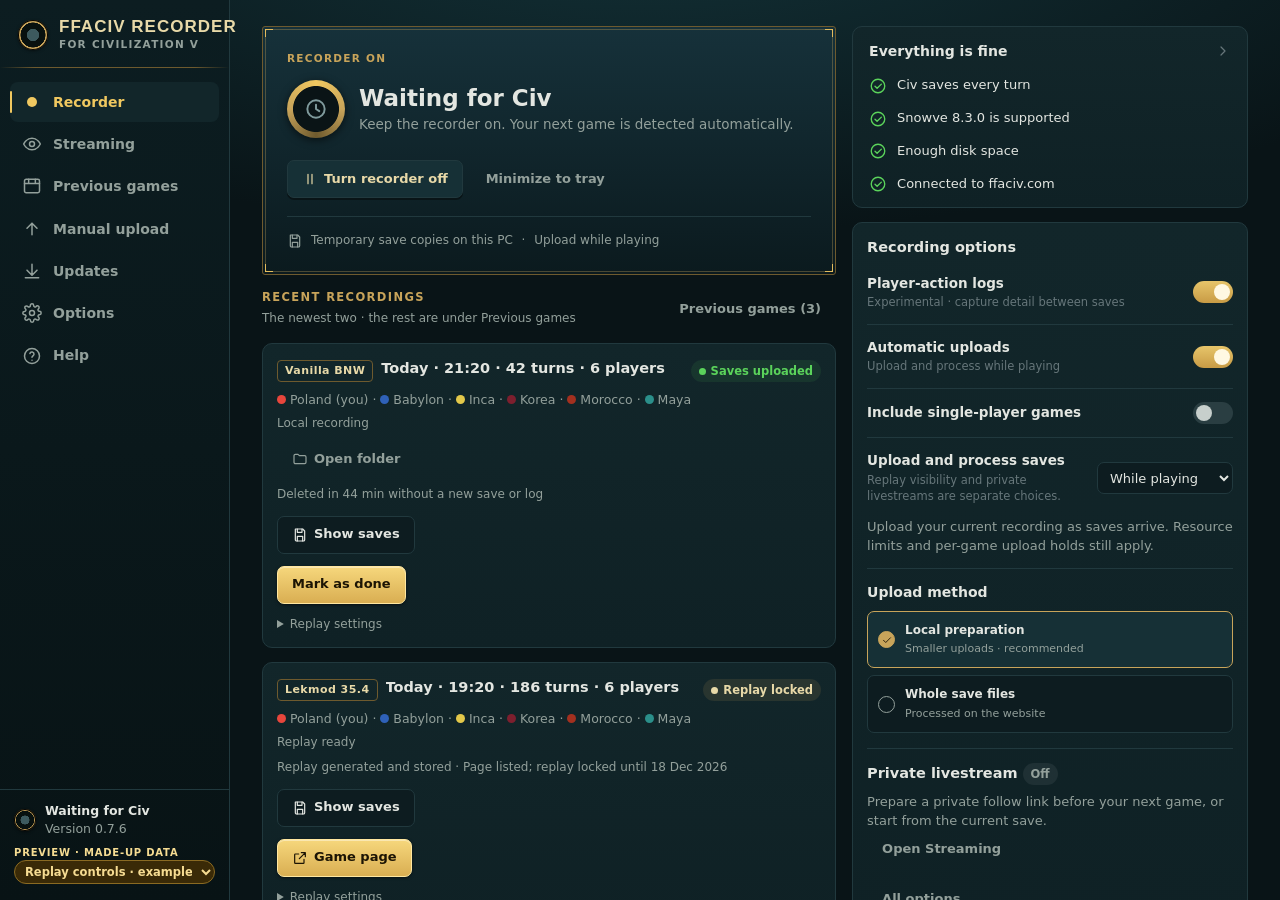
<file: OutsideRecorder/ui/index.html>
<!doctype html>
<html lang="en">
<head>
<meta charset="utf-8">
<meta name="viewport" content="width=device-width, initial-scale=1">
<meta http-equiv="Content-Security-Policy" content="default-src 'self'; style-src 'self' 'unsafe-inline'; img-src 'self' data:; connect-src 'none'">
<title>FFACiv Recorder</title>
<link rel="stylesheet" href="css/app.css">
</head>
<body>
<div id="app">
  <aside class="side">
    <div class="brand"><span id="mark" class="mark waiting" aria-hidden="true"></span><div class="brand-name">FFACiv Recorder<small>for Civilization V</small></div></div>
    <nav id="nav" class="tabs" aria-label="Screens"></nav>
    <div class="side-foot"><div id="sidestate" class="side-state"></div><div id="preview" class="preview" aria-label="Preview"></div></div>
  </aside>
  <main id="view" tabindex="-1"></main>
</div>
<div id="overlay"></div>
<script src="js/icons.js"></script>
<script src="js/mock.js"></script>
<script src="js/bridge.js"></script>
<script src="js/format.js"></script>
<script src="js/widgets.js"></script>
<script src="js/streaming.js"></script>
<script src="js/recordings.js"></script>
<script src="js/oldgames.js"></script>
<script src="js/home.js"></script>
<script src="js/screens.js"></script>
<script src="js/dialogs.js"></script>
<script src="js/setup.js"></script>
<script src="js/app.js"></script>
</body>
</html>
</file>
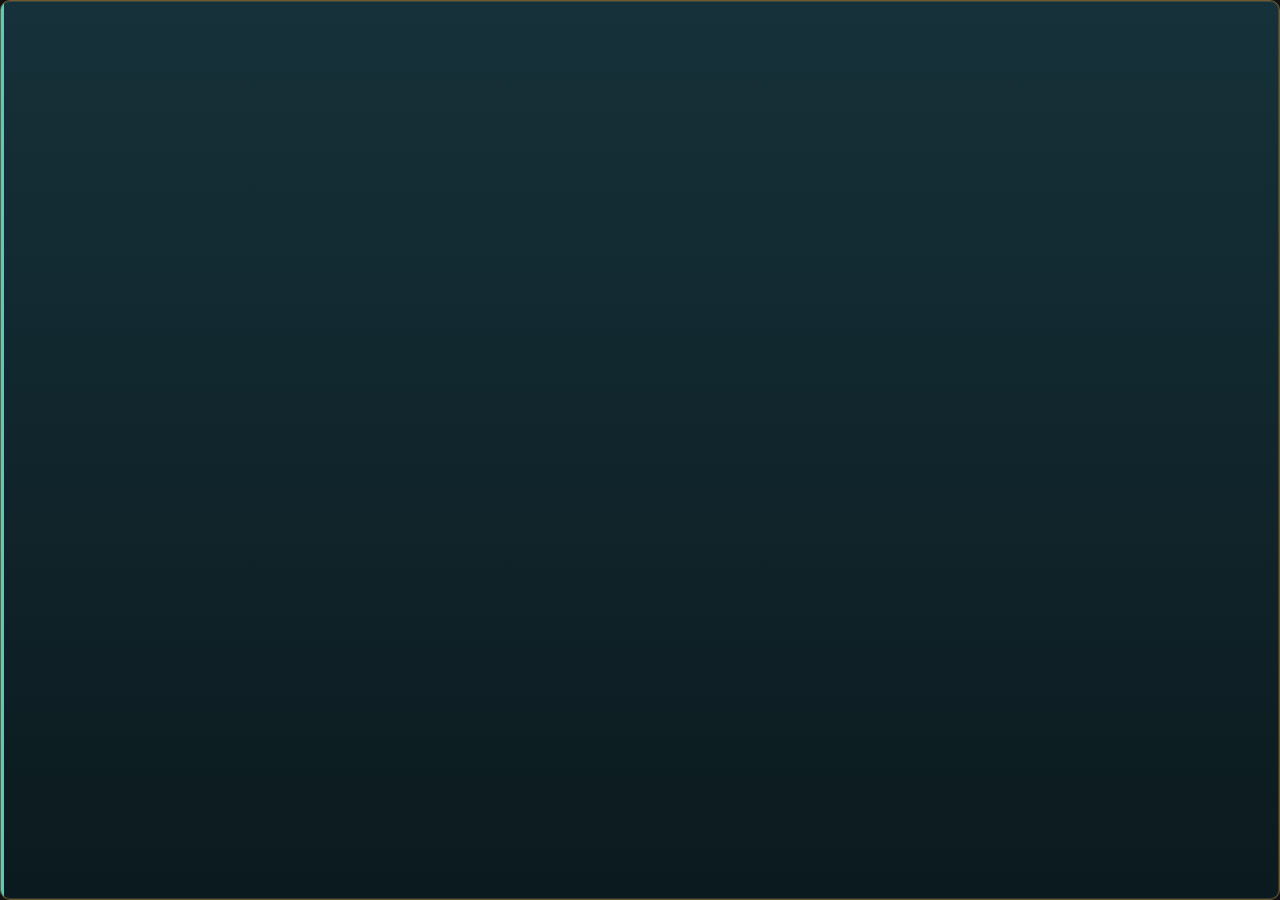
<file: OutsideRecorder/ui/toast.html>
<!doctype html>
<html lang="en">
<head>
<meta charset="utf-8">
<meta name="viewport" content="width=device-width, initial-scale=1">
<meta http-equiv="Content-Security-Policy" content="default-src 'self'; style-src 'self' 'unsafe-inline'; img-src 'self' data:; connect-src 'none'">
<title>FFACiv Recorder</title>
<link rel="stylesheet" href="css/app.css">
<link rel="stylesheet" href="css/toast.css">
</head>
<body class="toast-body">
<div id="toast" class="toast" role="status" aria-live="polite"></div>
<script src="js/icons.js"></script>
<script src="js/mock.js"></script>
<script src="js/toast.js"></script>
</body>
</html>
</file>
<file: OutsideRecorder/ui/css/app.css>
/* FFACiv Recorder window: ffaciv.com's dark teal + gold (web/replay/css/civ.css values), Civ 5 feel in CSS only
   (gold double frame with corner accents, gold buttons, ring badges). No images: every shape is CSS or inline SVG. */
:root {
  color-scheme: dark;
  --bg: #091417;
  --bg-2: #0d1c20;
  --card: #12262a;
  --card-2: #163036;
  --line: #21393e;
  --gold-dim: #6e5a2e;
  --gold: #c8a45a;
  --gold-bright: #f0c860;
  --cream: #e8d9a8;
  --text: #e3e6e1;
  --muted: #93a09b;
  --faint: #66767a;
  --green: #5bd35b;
  --red: #e5574a;
  --orange: #e89a3a;
  --teal: #5ec8bc;
  --blue: #6aa8e8;
  --on-gold: #1c1404;
  --radius: 10px;
  --font: "Segoe UI Variable Text", "Segoe UI", system-ui, sans-serif;
  --font-head: "Tw Cen MT", Bahnschrift, "Segoe UI", sans-serif;
  --focus: 0 0 0 2px var(--bg), 0 0 0 4px var(--gold-bright);
}

.recorder-assurance { margin-top: 22px; border-top: 1px solid var(--line); padding-top: 19px; }
.assurance-points { display: grid; grid-template-columns: 1fr 1fr; gap: 22px; }
.assurance-points > div { display: flex; align-items: flex-start; gap: 10px; }
.assurance-points > div > svg { width: 21px; height: 21px; flex: none; color: var(--teal); margin-top: 2px; }
.assurance-points h3 { margin: 0 0 6px; color: var(--cream); font-size: 14px; }
.assurance-points p { margin: 0 0 6px; color: var(--text); font-size: 12px; line-height: 1.65; }
.assurance-points span { display: block; color: var(--muted); font-size: 11.5px; line-height: 1.6; }
.resource-example img { display: block; width: 100%; height: auto; border-radius: 5px; margin: 12px 0; }
@media (max-width: 650px) { .assurance-points { grid-template-columns: 1fr; gap: 17px; } }

* { box-sizing: border-box; }
html, body { height: 100%; margin: 0; }
body {
  background: radial-gradient(120% 60% at 50% -10%, #133238 0%, var(--bg) 60%) fixed, var(--bg);
  color: var(--text); font: 14px/1.45 var(--font); overflow: hidden;
  user-select: none; -webkit-user-select: none;
}
button, select, input { font: inherit; color: inherit; }
:focus-visible { outline: none; box-shadow: var(--focus); }
a { color: var(--gold-bright); text-decoration: none; }
a:hover { text-decoration: underline; }

/* ---- layout: a proper app window. Wide (the normal case, ~1100×720 down to ~800×560): the side bar with the name,
   the screens and the state; the screen on the right. Narrow (under 760 px): a header on top, the tabs at the bottom. */
#app { display: grid; grid-template-columns: 230px 1fr; height: 100%; }
.side { display: flex; flex-direction: column; min-height: 0; border-right: 1px solid var(--line); background: linear-gradient(#0c1d21, #081315); }
.brand { display: flex; align-items: center; gap: 11px; min-width: 0; padding: 18px 18px 16px;
  background: linear-gradient(90deg, transparent, var(--gold-dim) 15%, var(--gold-dim) 85%, transparent) bottom / 100% 1px no-repeat; }
.brand-name { font: 700 17px/1 var(--font-head); letter-spacing: .06em; text-transform: uppercase; color: var(--cream); white-space: nowrap; }
.brand-name small { display: block; font: 600 10.5px/1.3 var(--font); letter-spacing: .12em; color: var(--muted); margin-top: 3px; }
/* The program's mark: a gold ring (a Civ 5 ring badge) with the state's colour in the middle. */
.mark { --c: var(--faint); width: 30px; height: 30px; border-radius: 50%; flex: none; position: relative;
  background: radial-gradient(circle, var(--c) 0 28%, #08110f 30% 58%, var(--gold) 60% 68%, var(--gold-dim) 70% 100%);
  box-shadow: 0 0 0 1px #000 inset, 0 1px 3px #0008; }
.mark.recording { --c: var(--red); }
.mark.sending { --c: var(--teal); }
.mark.waiting { --c: #3d5a5e; }
.mark.attention { --c: var(--orange); }
.mark.paused { --c: var(--muted); }
.icon-btn { width: 34px; height: 34px; display: grid; place-items: center; border-radius: 8px; border: 0; background: transparent; color: var(--muted); cursor: pointer; flex: none; }
.icon-btn:hover { background: var(--card); color: var(--text); }
.icon-btn svg { width: 20px; height: 20px; }

nav.tabs { display: flex; flex-direction: column; gap: 2px; padding: 14px 10px; flex: 1; overflow-y: auto; }
.tab { position: relative; display: flex; align-items: center; gap: 11px; padding: 10px 12px; border: 0; border-radius: 8px; background: none; color: var(--muted); cursor: pointer; font-size: 14px; font-weight: 600; text-align: left; }
.tab svg { width: 20px; height: 20px; flex: none; }
.tab:hover { color: var(--text); background: #ffffff08; }
.tab[aria-current="page"] { color: var(--gold-bright); background: var(--card); }
.tab[aria-current="page"]::before { content: ""; position: absolute; left: 0; top: 9px; bottom: 9px; width: 2px; border-radius: 1px; background: var(--gold-bright); }
.tab .dot { margin-left: auto; min-width: 18px; height: 18px; padding: 0 5px; border-radius: 9px; background: var(--orange); color: #1b1103; font-size: 11px; line-height: 18px; font-weight: 800; text-align: center; }
.tab .dot.new { background: var(--teal); color: #04201c; }
.side-foot { padding: 12px 14px 16px; border-top: 1px solid var(--line); display: flex; flex-direction: column; gap: 10px; }
.side-state { display: flex; align-items: center; gap: 9px; font-size: 12.5px; color: var(--muted); min-width: 0; }
.side-state .mark { width: 22px; height: 22px; }
.side-state b { display: block; color: var(--text); font-weight: 600; white-space: nowrap; overflow: hidden; text-overflow: ellipsis; }
.side-state div { min-width: 0; }

main { overflow-y: auto; overflow-x: hidden; padding: 26px 32px 32px; scrollbar-width: thin; scrollbar-color: var(--line) transparent; }
main:focus { outline: none; }
.screen { display: flex; flex-direction: column; gap: 14px; max-width: 1080px; margin: 0 auto; animation: fade .18s ease-out; }
@keyframes fade { from { opacity: .4; transform: translateY(3px); } to { opacity: 1; transform: none; } }
.screen-title { display: flex; align-items: center; gap: 8px; margin: 0 0 2px; font: 700 20px/1.2 var(--font-head); letter-spacing: .08em; text-transform: uppercase; color: var(--cream); }
.screen-title .back { margin-left: -8px; }
.lead { margin: -6px 0 4px; color: var(--muted); font-size: 13.5px; }

/* two columns on the wide window (Home, Settings, Help); one under the other when narrow */
.cols { display: grid; grid-template-columns: minmax(0, 1.45fr) minmax(0, 1fr); gap: 16px; align-items: start; }
.cols.even { grid-template-columns: repeat(2, minmax(0, 1fr)); }
.col { display: flex; flex-direction: column; gap: 14px; min-width: 0; }
@media (max-width: 1040px) { #app { grid-template-columns: 200px 1fr; } main { padding: 22px 24px 28px; } }
@media (max-width: 939px) { .cols, .cols.even { grid-template-columns: minmax(0, 1fr); } .screen { max-width: 680px; } }

@media (max-width: 759px) {
  #app { grid-template-columns: minmax(0, 1fr) auto; grid-template-rows: auto 1fr auto; }
  .side { display: contents; }
  .brand { grid-row: 1; grid-column: 1; padding: 12px 16px 10px; }
  .side-foot { grid-row: 1; grid-column: 2; justify-self: end; background: linear-gradient(90deg, transparent, var(--gold-dim) 15%, var(--gold-dim) 85%, transparent) bottom / 100% 1px no-repeat; align-self: center; border: 0; padding: 0 14px; }
  .side-state { display: none; }
  main { grid-row: 2; grid-column: 1 / -1; padding: 14px 16px 18px; }
  nav.tabs { grid-row: 3; grid-column: 1 / -1; flex-direction: row; padding: 0; gap: 0; border-top: 1px solid var(--line); background: #071012e6; overflow: visible; }
  .tab { flex: 1; flex-direction: column; gap: 3px; padding: 8px 2px 9px; font-size: 11px; border-radius: 0; text-align: center; }
  .tab.wide-only { display: none; }
  .tab[aria-current="page"] { background: none; }
  .tab[aria-current="page"]::before { top: -1px; bottom: auto; left: 28%; right: 28%; width: auto; height: 2px; }
  .tab .dot { position: absolute; top: 5px; left: calc(50% + 7px); margin: 0; min-width: 16px; height: 16px; line-height: 16px; font-size: 10.5px; }
  .screen { gap: 12px; }
  .screen-title { font-size: 15px; }
  .cols, .cols.even { grid-template-columns: 1fr; gap: 12px; }
  .col { gap: 12px; }
}

/* ---- cards ------------------------------------------------------------------------------------------------------ */
.card { background: linear-gradient(var(--card), #0f2125); border: 1px solid var(--line); border-radius: var(--radius); padding: 14px; }
.card h3 { margin: 0 0 6px; font-size: 14.5px; font-weight: 650; }
.card p { margin: 0; color: var(--muted); font-size: 13px; }
.card p + p { margin-top: 6px; }
.group-label { margin: 6px 2px -4px; font: 700 11.5px/1 var(--font); letter-spacing: .12em; text-transform: uppercase; color: var(--gold); }

/* The Civ 5 panel frame (kit.css .civ-frame): dark gold outer line, gold inner line 3 px in, bright corner accents. */
.frame {
  --g: linear-gradient(var(--gold-bright), var(--gold-bright));
  position: relative; border: 1px solid var(--gold-dim); border-radius: 3px; padding: 18px 16px 16px;
  background:
    var(--g) left 2px top 2px / 8px 1px no-repeat, var(--g) left 2px top 2px / 1px 8px no-repeat,
    var(--g) right 2px top 2px / 8px 1px no-repeat, var(--g) right 2px top 2px / 1px 8px no-repeat,
    var(--g) left 2px bottom 2px / 8px 1px no-repeat, var(--g) left 2px bottom 2px / 1px 8px no-repeat,
    var(--g) right 2px bottom 2px / 8px 1px no-repeat, var(--g) right 2px bottom 2px / 1px 8px no-repeat,
    linear-gradient(#16313a, #0b1a1e);
}
.frame::after { content: ""; position: absolute; inset: 2px; border: 1px solid #c8a45a55; border-radius: 2px; pointer-events: none; }

/* ---- the big status (Home) -------------------------------------------------------------------------------------- */
.hero { display: flex; gap: 14px; align-items: center; }
.ring { --c: var(--faint); position: relative; width: 58px; height: 58px; flex: none; border-radius: 50%;
  background: radial-gradient(circle, #0a1416 0 55%, transparent 57%), conic-gradient(var(--gold-bright), var(--gold), var(--gold-dim), var(--gold), var(--gold-bright));
  display: grid; place-items: center; box-shadow: 0 2px 8px #0009; }
.ring svg { width: 26px; height: 26px; color: var(--c); position: relative; z-index: 1; }
.ring.recording { --c: var(--red); }
.ring.recording::before { content: ""; position: absolute; inset: -4px; border-radius: 50%; border: 2px solid var(--red); opacity: 0; animation: pulse 2.4s ease-out infinite; }
@keyframes pulse { 0% { transform: scale(.85); opacity: .7; } 100% { transform: scale(1.18); opacity: 0; } }
.ring.sending { --c: var(--teal); }
.ring.waiting { --c: #7f9a9c; }
.ring.found { --c: var(--teal); }
.ring.unsupported, .ring.attention { --c: var(--orange); }
.ring.paused { --c: var(--muted); }
.hero-text { min-width: 0; }
.hero-title { margin: 0; font: 650 19px/1.25 var(--font); color: var(--text); }
.hero-detail { margin: 3px 0 0; color: var(--muted); font-size: 13.5px; }

/* ---- the game card ------------------------------------------------------------------------------------------------ */
.game-head { display: flex; align-items: flex-start; gap: 10px; }
.game-head h3 { margin: 0; flex: 1; min-width: 0; }
.sub { color: var(--muted); font-size: 12.5px; margin-top: 2px; }
.badge { display: inline-flex; align-items: center; gap: 5px; height: 22px; padding: 0 8px; border-radius: 11px; font-size: 11.5px; font-weight: 700; white-space: nowrap; background: #ffffff10; color: var(--muted); }
.badge::before { content: ""; width: 7px; height: 7px; border-radius: 50%; background: currentColor; }
.badge.plain::before { display: none; }
.badge.recording { color: #ff8a7e; background: #e5574a1f; }
.badge.sending { color: var(--teal); background: #5ec8bc1a; }
.badge.locked { color: var(--cream); background: #c8a45a1f; }
.badge.countdown { color: var(--gold-bright); background: #f0c86019; }
.badge.public { color: var(--green); background: #5bd35b17; }
.badge.withdrawn, .badge.local { color: var(--muted); }
.badge.queued { color: var(--orange); background: #e89a3a17; }
.mod { display: inline-block; padding: 1px 7px; border-radius: 4px; border: 1px solid var(--gold-dim); color: var(--cream); font: 700 11px/18px var(--font); letter-spacing: .04em; }

.players { display: flex; flex-wrap: wrap; gap: 6px; margin: 10px 0 2px; }
.player { display: inline-flex; align-items: center; gap: 6px; padding: 3px 9px 3px 4px; border-radius: 13px; background: #ffffff0b; font-size: 12px; color: var(--text); }
.player i { width: 16px; height: 16px; border-radius: 50%; background: var(--c); box-shadow: 0 0 0 1.5px var(--k, #000) inset, 0 0 0 1px #0008; flex: none; }
.player.you { background: #c8a45a24; color: var(--cream); font-weight: 650; }

.facts { display: grid; grid-template-columns: repeat(3, 1fr); gap: 8px; margin-top: 12px; }
.fact { background: #ffffff07; border-radius: 8px; padding: 7px 9px; }
.fact b { display: block; font-size: 16px; font-weight: 650; }
.fact span { color: var(--faint); font-size: 11.5px; }

.publish { margin-top: 12px; padding-top: 12px; border-top: 1px solid var(--line); }
.publish-line { display: flex; align-items: center; gap: 8px; font-size: 13.5px; }
.publish-line svg { width: 17px; height: 17px; color: var(--gold); flex: none; }
.publish-line b { color: var(--gold-bright); font-weight: 650; }
.meter { height: 6px; border-radius: 3px; background: #ffffff10; overflow: hidden; margin: 9px 0 2px; }
.meter > i { display: block; height: 100%; width: var(--p); background: linear-gradient(90deg, var(--gold), var(--gold-bright)); border-radius: 3px; }
.meter.teal > i { background: linear-gradient(90deg, #3f9f95, var(--teal)); }
.small { color: var(--faint); font-size: 12px; }

/* Home's right column: the checks and the latest games at a glance */
.glance { padding: 6px; }
.glance-head { display: flex; align-items: center; gap: 8px; width: 100%; padding: 8px 10px; border: 0; background: none; color: var(--text); cursor: pointer; border-radius: 7px; text-align: left; }
.glance-head h3 { margin: 0; flex: 1; font-size: 14px; }
.glance-head svg { width: 16px; height: 16px; color: var(--faint); }
.glance-row { display: flex; align-items: center; gap: 10px; width: 100%; padding: 7px 10px; border: 0; background: none; color: var(--text); cursor: pointer; border-radius: 7px; text-align: left; font-size: 13px; }
.glance-row:hover, .glance-head:hover { background: #ffffff08; }
.glance-row .state-ic { width: 18px; height: 18px; flex: none; }

/* game history rows: facts on the left, buttons on the right (under each other when narrow) */
.game-row { display: grid; grid-template-columns: minmax(0, 1fr) auto; gap: 8px 18px; align-items: center; }
.gr-acts { justify-content: flex-end; }
@media (max-width: 899px) { .game-row { grid-template-columns: 1fr; } .gr-acts { justify-content: flex-start; } }
.cols .game-row { grid-template-columns: 1fr; } .cols .gr-acts { justify-content: flex-start; }

/* ---- buttons ---------------------------------------------------------------------------------------------------- */
.row { display: flex; flex-wrap: wrap; gap: 8px; align-items: center; }
.row.end { justify-content: flex-end; }
.actions { margin-top: 12px; }
.btn { display: inline-flex; align-items: center; justify-content: center; gap: 6px; min-height: 34px; padding: 0 14px; border-radius: 7px; border: 1px solid #c8a45a66; background: #c8a45a12; color: var(--cream); font-weight: 600; font-size: 13px; cursor: pointer; white-space: nowrap; }
.btn:hover { background: #c8a45a24; border-color: var(--gold); }
.btn svg { width: 16px; height: 16px; }
.btn.primary { border: 1px solid #ffe7a0; background: linear-gradient(#f6d77c, #d9ae52); color: var(--on-gold); box-shadow: 0 1px 0 #fff6 inset, 0 1px 3px #0008; }
.btn.primary:hover { background: linear-gradient(#ffe291, #e4b95b); }
.btn.quiet { border-color: transparent; background: transparent; color: var(--muted); }
.btn.quiet:hover { color: var(--text); background: #ffffff0d; }
.btn.danger { border-color: #e5574a55; background: transparent; color: #ff9a8f; }
.btn.danger:hover { background: #e5574a1a; }
.btn[disabled], .btn[aria-disabled="true"] { opacity: .45; cursor: default; pointer-events: none; }

/* a menu that opens under a button (Later ▾) */
.menu-wrap { position: relative; display: inline-flex; }
.menu { position: absolute; z-index: 20; top: calc(100% + 4px); right: 0; min-width: 190px; padding: 5px; border-radius: 9px; background: #0c1b1e; border: 1px solid var(--gold-dim); box-shadow: 0 10px 28px #000c; }
.menu button { display: flex; width: 100%; padding: 8px 10px; border: 0; border-radius: 6px; background: none; text-align: left; cursor: pointer; font-size: 13px; }
.menu button:hover, .menu button:focus-visible { background: var(--card-2); box-shadow: none; }
.menu button span { margin-left: auto; color: var(--faint); font-size: 12px; padding-left: 12px; }

/* ---- banners (update, required update, attention) ---------------------------------------------------------------- */
.banner { display: flex; gap: 12px; align-items: flex-start; padding: 12px 14px; border-radius: var(--radius); border: 1px solid #3a5f66; background: linear-gradient(#153238, #102629); }
.banner > svg { width: 22px; height: 22px; flex: none; color: var(--teal); margin-top: 1px; }
.banner h3 { margin: 0 0 2px; font-size: 14px; }
.banner p { margin: 0; color: var(--muted); font-size: 12.5px; }
.banner .row { margin-top: 10px; }
.banner.bad { border-color: #6b2a22; background: #241210; }
.banner.bad > svg { color: var(--red); }

/* ---- lists (games, checks, permissions, changelog) --------------------------------------------------------------- */
.list { display: flex; flex-direction: column; gap: 8px; }
.item { display: flex; gap: 12px; align-items: flex-start; }
.item > svg, .item > .state-ic { width: 22px; height: 22px; flex: none; margin-top: 1px; }
.item-body { flex: 1; min-width: 0; }
.item-body h3 { margin: 0; font-size: 14px; font-weight: 650; }
.state-ic.ok { color: var(--green); } .state-ic.warn { color: var(--orange); } .state-ic.bad { color: var(--red); } .state-ic.info { color: var(--teal); }

.game-row { cursor: default; }
.game-row .game-top { display: flex; align-items: center; gap: 8px; }
.game-row .game-top h3 { flex: 1; min-width: 0; white-space: nowrap; overflow: hidden; text-overflow: ellipsis; }
.civs { margin-top: 6px; color: var(--muted); font-size: 12.5px; }
.civs .civdot { display: inline-block; width: 9px; height: 9px; border-radius: 50%; margin: 0 4px 0 0; vertical-align: 0; }

.filters { display: flex; gap: 6px; overflow-x: auto; scrollbar-width: none; }
.chip { height: 28px; padding: 0 11px; border-radius: 14px; border: 1px solid var(--line); background: transparent; color: var(--muted); cursor: pointer; font-size: 12.5px; font-weight: 600; white-space: nowrap; }
.chip[aria-pressed="true"] { background: #c8a45a22; border-color: var(--gold-dim); color: var(--cream); }

/* ---- settings ----------------------------------------------------------------------------------------------------- */
.settings { padding: 4px 0; }
.set { display: flex; align-items: center; gap: 12px; padding: 11px 14px; }
.set + .set { border-top: 1px solid var(--line); }
.set > svg { width: 22px; height: 22px; flex: none; }
.set-text { flex: 1; min-width: 0; }
.set-text b { display: block; font-weight: 600; font-size: 13.5px; }
.set-text span { display: block; color: var(--faint); font-size: 12px; margin-top: 1px; }
.switch { position: relative; width: 40px; height: 22px; flex: none; border-radius: 11px; border: 0; background: #2a3e42; cursor: pointer; transition: background .15s; }
.switch::after { content: ""; position: absolute; top: 3px; left: 3px; width: 16px; height: 16px; border-radius: 50%; background: #c7cfcc; transition: transform .15s; }
.switch[aria-checked="true"] { background: linear-gradient(#e7c56a, #c89b45); }
.switch[aria-checked="true"]::after { transform: translateX(18px); background: #fff8e2; }
select.pick { height: 32px; padding: 0 8px; border-radius: 7px; border: 1px solid var(--line); background: var(--bg-2); color: var(--text); font-size: 13px; }
.path { font: 12px/1.4 Consolas, "Cascadia Mono", monospace; color: var(--muted); word-break: break-all; }

/* ---- dialogs (over the screen) ------------------------------------------------------------------------------------ */
.scrim { position: fixed; inset: 0; z-index: 50; background: #020708c4; display: grid; place-items: center; padding: 16px; animation: fade .15s; }
.dialog { width: 100%; max-width: 440px; max-height: calc(100vh - 32px); overflow-y: auto; }
.dialog h2 { margin: 0 0 8px; font: 700 15px/1.25 var(--font-head); letter-spacing: .08em; text-transform: uppercase; color: var(--cream); }
.dialog p { margin: 0 0 10px; color: var(--muted); font-size: 13px; }
.stream-follow-summary { margin: 16px 0; padding: 14px; border: 1px solid var(--line); border-radius: 9px; background: var(--bg-2); }
.stream-follow-summary h3 { margin: 0 0 6px; }
.stream-follow-summary p { margin: 0; }
.streaming-controls .recording-stream-options { margin-top: 0; border-top: 0; padding-top: 0; }
.stream-metrics { display: grid; grid-template-columns: repeat(2,minmax(0,1fr)); gap: 12px; margin: 14px 0 22px; }
.stream-metrics dt { color: var(--muted); font-size: 11px; margin-bottom: 4px; }
.stream-metrics dd { margin: 0; color: var(--cream); font-size: 13px; overflow-wrap: anywhere; }
.replay-settings { margin-top: 12px; }
.replay-settings > summary { color: var(--muted); font-size: 12px; cursor: pointer; }
.diff { margin: 8px 0 12px; border-radius: 8px; background: #050c0d; border: 1px solid var(--line); padding: 8px 10px; font: 12px/1.7 Consolas, "Cascadia Mono", monospace; }
.diff .was { color: #ff9a8f; text-decoration: line-through; text-decoration-color: #ff9a8f88; }
.diff .now { color: var(--green); }
.checks { list-style: none; margin: 6px 0 12px; padding: 0; display: flex; flex-direction: column; gap: 6px; }
.checks label { display: flex; gap: 9px; align-items: flex-start; font-size: 13px; cursor: pointer; }
.checks input { margin-top: 3px; accent-color: var(--gold); }
.checks small { display: block; color: var(--faint); font-size: 12px; }

/* ---- first run ------------------------------------------------------------------------------------------------------ */
.welcome { position: fixed; inset: 0; z-index: 40; display: flex; flex-direction: column; background: radial-gradient(120% 70% at 50% 0%, #17393f 0%, var(--bg) 62%); padding: 26px 22px 20px; }
.welcome-body { flex: 1; overflow-y: auto; display: flex; flex-direction: column; justify-content: center; max-width: 460px; width: 100%; margin: 0 auto; }
.welcome h1 { margin: 14px 0 8px; font: 700 22px/1.2 var(--font-head); letter-spacing: .04em; color: var(--cream); text-align: center; }
.welcome .intro { text-align: center; color: var(--muted); margin: 0 0 18px; }
.points { list-style: none; padding: 0; margin: 0; display: flex; flex-direction: column; gap: 10px; }
.points li { display: flex; gap: 11px; align-items: flex-start; font-size: 13.5px; }
.points li svg { width: 19px; height: 19px; flex: none; color: var(--gold); margin-top: 1px; }
.points li span { color: var(--muted); display: block; font-size: 12.5px; }
.welcome-foot { display: flex; gap: 8px; max-width: 460px; width: 100%; margin: 16px auto 0; }

/* ---- the preview strip (only when showing made-up data) ------------------------------------------------------------ */
.preview { display: flex; flex-direction: column; align-items: flex-start; gap: 2px; flex: none; color: #f6dc92; font: 700 10px/1 var(--font); letter-spacing: .08em; text-transform: uppercase; }
.preview select { max-width: 100%; height: 24px; border-radius: 12px; border: 1px solid #8a6a22; background: #3a2a07; color: #f6dc92; font-size: 11.5px; font-weight: 600; letter-spacing: 0; text-transform: none; padding: 0 6px; }
.hide-preview .preview { display: none; }

.empty { text-align: center; padding: 26px 10px; color: var(--faint); }
.empty svg { width: 34px; height: 34px; color: var(--line); display: block; margin: 0 auto 8px; }
.prose h3 { margin: 0 0 6px; font-size: 14px; }
.prose ul { margin: 6px 0 0; padding-left: 18px; color: var(--muted); font-size: 13px; }
.prose li + li { margin-top: 3px; }

@media (prefers-reduced-motion: reduce) { * { animation: none !important; transition: none !important; } }

/* Upload old games: a tick box per game */
.old-bar { margin: 4px 0 12px; gap: 8px; flex-wrap: wrap; }
.old-upload-switch { align-items: center; overflow: visible; }
.old-upload-switch .small { margin-right: 2px; }
.old-bar > .primary:last-child { margin-left: auto; }
.old-upload-choices { margin: 4px 0 12px; }
.game-row.old { grid-template-columns: auto minmax(0, 1fr); align-items: start; }
.game-row.old .path { overflow-wrap: anywhere; }
.game-row.old.on { border-color: var(--gold, #c8a45a); }
.tick { flex: none; width: 22px; height: 22px; margin: 2px 12px 0 0; border-radius: 6px; border: 2px solid var(--line, #3a4a4c); background: transparent; cursor: pointer; }
.tick[aria-checked="true"] { background: var(--gold-bright, #f0c860); border-color: var(--gold-bright, #f0c860); box-shadow: inset 0 0 0 3px var(--bg, #0b1518); }
.tick:disabled { opacity: .35; cursor: default; }
.screen-title .btn { font-size: 13px; letter-spacing: 0; text-transform: none; }

/* Replay controls stay below each game rather than compressing its title. */
.game-row:has(.replay-state) { grid-template-columns: minmax(0, 1fr); }
.replay-state { width: 100%; min-width: 0; }
.replay-state .actions, .recorder-controls { flex-wrap: wrap; }
.gr-acts:has(.replay-state) { justify-content: flex-start; flex-wrap: wrap; }
/* Everyday controls: one clear task and visible action feedback. */
.eyebrow { color: var(--gold); font-size: 10.5px; font-weight: 750; letter-spacing: .12em; margin-bottom: 14px; }
.recording-hero { padding: 24px; }
.recording-hero .hero-title { font-size: 23px; }
.recording-hero .actions { margin-top: 22px; }
.recording-summary { display: flex; align-items: center; gap: 8px; color: var(--muted); font-size: 12px; margin-top: 18px; padding-top: 15px; border-top: 1px solid var(--line); }
.recording-summary svg { width: 16px; height: 16px; flex: none; }
.summary-sep { padding: 0 5px; }
.btn { min-height: 38px; background: var(--card-2); border-color: var(--line); box-shadow: 0 2px 0 var(--bg); transition: background .12s, border-color .12s, transform .1s; }
.btn:not(:disabled):hover { border-color: var(--gold); background: var(--bg-2); }
.btn:not(:disabled):active { transform: translateY(1px); box-shadow: none; }
.btn.primary:not(:disabled):hover { background: linear-gradient(#ffe291, #e4b95b); }
.btn.quiet { box-shadow: none; }
.replay-state .btn.quiet { border-color: var(--line); background: var(--bg-2); color: var(--text); }
.replay-state .btn.danger { border-color: var(--red); color: var(--red); }
.small { color: var(--muted); }
.getting-started h3 { margin: 0 0 8px; }
.getting-started p { color: var(--muted); font-size: 13px; margin: 0 0 16px; }
.getting-started .eyebrow { margin-bottom: 9px; }
.option-heading { display: flex; align-items: flex-start; gap: 12px; margin-bottom: 8px; }
.option-heading h3 { margin: 0 0 3px; font-size: 17px; }
.option-heading p { margin: 0; color: var(--muted); font-size: 12px; }
.step-number { border: 1px solid var(--gold-dim); color: var(--gold-bright); background: var(--bg-2); width: 28px; height: 28px; border-radius: 8px; line-height: 26px; text-align: center; font-weight: 750; flex: none; }
.option-section { padding: 20px; }
.option-section .set { padding-left: 0; padding-right: 0; }
.option-details { margin-top: 12px; border-top: 1px solid var(--line); padding-top: 12px; }
.option-details summary { cursor: pointer; color: var(--cream); font-size: 13px; font-weight: 650; min-height: 30px; }
.option-details summary:hover { color: var(--gold-bright); }
.option-note { display: flex; gap: 8px; align-items: flex-start; color: var(--muted); font-size: 12px; margin: 12px 0 0; }
.option-note svg { width: 16px; height: 16px; flex: none; color: var(--gold); }
.section-label { padding: 6px 12px 8px; margin: 0; color: var(--cream); }
.stream-active, .upload-plan { padding: 14px; border: 1px solid var(--line); background: var(--bg-2); border-radius: 8px; margin-top: 14px; }
.stream-active > .row > svg, .upload-plan > .row > svg { width: 17px; height: 17px; flex: none; color: var(--gold); }
.stream-active .path { margin: 10px 0; overflow-wrap: anywhere; }
.upload-plan { margin: 0 0 12px; }
.upload-plan.urgent { border-color: var(--orange); }
.action-feedback { position: sticky; top: -1px; z-index: 4; display: flex; align-items: center; gap: 12px; padding: 12px 14px; border-radius: 8px; border: 1px solid var(--teal); background: var(--bg-2); box-shadow: 0 5px 20px #0005; }
.action-feedback > svg { width: 20px; height: 20px; flex: none; color: var(--teal); }
.action-feedback > div { flex: 1; min-width: 0; font-size: 13px; }
.action-feedback span { display: block; color: var(--muted); margin-top: 2px; font-size: 12px; }
.action-feedback.warn, .action-feedback.bad { border-color: var(--orange); }
.action-feedback.warn > svg, .action-feedback.bad > svg { color: var(--orange); }
.action-feedback.pending > svg { animation: pending-spin 1.5s linear infinite; }
@keyframes pending-spin { to { transform: rotate(360deg); } }
@media (prefers-reduced-motion: reduce) { .action-feedback.pending > svg { animation: none; } .btn { transition: none; } }
@media (max-width: 759px) { .recording-hero { padding: 18px; } .recording-hero .hero-title { font-size: 20px; } .option-section { padding: 16px; } }
.stream-lobby-heading { display: flex; align-items: center; gap: 12px; }
.stream-lobby-heading > svg { width: 34px; height: 34px; padding: 6px; box-sizing: content-box; border: 1px solid var(--line); background: var(--card-2); border-radius: 10px; color: var(--teal); flex: none; }
.stream-lobby-heading > div { flex: 1; min-width: 0; }
.stream-lobby-heading .eyebrow { font-size: 9px; margin-bottom: 4px; }
.stream-lobby-heading h3 { margin: 0; font-size: 15px; }
.stream-privacy { display: flex; align-items: center; gap: 6px; color: var(--muted); font-size: 12px; }
.stream-privacy svg { width: 14px; height: 14px; flex: none; }
.stream-lobby-address { display: flex; align-items: center; gap: 8px; width: 100%; padding: 12px; text-align: left; cursor: pointer; border: 1px solid var(--line); background: var(--card-2); border-radius: 7px; color: var(--cream); }
.stream-lobby-address:hover { border-color: var(--gold); }
.stream-lobby-address span { flex: 1; min-width: 0; overflow: hidden; text-overflow: ellipsis; white-space: nowrap; font-size: 12px; }
.stream-lobby-address svg { width: 16px; height: 16px; flex: none; }
/* First launch: a guided set of persisted choices with room for explanations. */
.welcome.onboarding { padding: 24px 32px 20px; }
.onboarding-top { max-width: 780px; width: 100%; margin: 0 auto 20px; }
.onboarding-brand { display: flex; align-items: center; gap: 12px; font-size: 13px; font-weight: 750; letter-spacing: .07em; color: var(--cream); }
.onboarding-brand > span { font-size: 9px; font-weight: 600; letter-spacing: .13em; color: var(--muted); border-left: 1px solid var(--line); padding-left: 12px; }
.setup-progress { display: flex; padding: 0; list-style: none; gap: 12px; margin: 22px 0 0; }
.setup-progress li { display: flex; align-items: center; gap: 8px; flex: 1; color: var(--faint); font-size: 12px; }
.setup-progress li > span { display: flex; align-items: center; justify-content: center; border: 1px solid var(--line); border-radius: 50%; width: 25px; height: 25px; flex: none; background: var(--bg-2); font-size: 11px; }
.setup-progress li svg { width: 13px; height: 13px; }
.setup-progress li.current { color: var(--cream); }
.setup-progress li.current > span { border-color: var(--gold); background: var(--gold); color: var(--on-gold); font-weight: 750; }
.setup-progress li.complete { color: var(--teal); }
.setup-progress li.complete > span { border-color: var(--teal); }
.onboarding .welcome-body { max-width: 680px; min-height: 0; justify-content: flex-start; scrollbar-width: thin; scrollbar-color: var(--line) transparent; padding: 6px 12px; }
.welcome-content { margin-block: auto; width: 100%; padding-block: 6px; }
.onboarding h1 { font-family: var(--font); font-size: 25px; letter-spacing: -.02em; margin: 0 0 12px; }
.onboarding .intro { font-size: 14px; line-height: 1.6; max-width: 620px; margin: 0 auto 22px; }
.setup-details p { font-size: 13px; line-height: 1.6; color: var(--muted); margin: 0; }
.setup-details { margin-top: 18px; border-top: 1px solid var(--line); padding-top: 12px; }
.setup-details summary { cursor: pointer; color: var(--cream); font-size: 13px; font-weight: 600; min-height: 30px; }
.setup-details summary:hover { color: var(--gold-bright); }
.setup-details p { margin: 8px 0; }
.setup-details .set { padding: 12px; }
.setup-choices { display: grid; gap: 10px; }
.setup-choice { display: flex; align-items: flex-start; gap: 12px; text-align: left; cursor: pointer; width: 100%; border: 1px solid var(--line); border-radius: 10px; padding: 17px; color: var(--text); background: var(--card); }
.setup-choice:hover { border-color: var(--gold); }
.setup-choice.selected { border-color: var(--gold); background: var(--card-2); box-shadow: inset 3px 0 var(--gold); }
.setup-choice > span:last-child { flex: 1; min-width: 0; }
.setup-choice b { display: block; font-size: 14px; margin-bottom: 5px; }
.setup-choice small { display: block; color: var(--muted); font-size: 12px; line-height: 1.6; }
.choice-radio { border: 1px solid var(--line); width: 21px; height: 21px; border-radius: 50%; display: grid; place-items: center; flex: none; margin-top: 1px; }
.choice-radio svg { width: 13px; height: 13px; }
.selected .choice-radio { border-color: var(--gold); background: var(--gold); color: var(--on-gold); }
.setup-choice:disabled, .setup-choice[aria-disabled="true"] { opacity: .65; cursor: wait; }
.setup-autosave { margin-top: 6px; }
.simple-points { list-style: none; padding: 0; margin: 4px 0 18px; display: grid; gap: 10px; }
.simple-points li { display: flex; gap: 10px; align-items: flex-start; font-size: 13.5px; line-height: 1.55; color: var(--text); }
.simple-points svg { width: 18px; height: 18px; flex: none; color: var(--gold); margin-top: 1px; }
.simple-later { margin-top: 14px; color: var(--muted); }
.setup-summary { border: 1px solid var(--line); border-radius: 9px; background: var(--bg-2); padding: 15px 17px; margin-top: 16px; }
.setup-summary h3 { font-size: 13px; color: var(--cream); margin: 0 0 10px; }
.setup-summary dl { margin: 0; }
.setup-summary dl > div { display: grid; grid-template-columns: 90px 1fr; gap: 12px; padding: 5px 0; font-size: 12px; }
.setup-summary dt { color: var(--muted); }
.setup-summary dd { margin: 0; color: var(--text); }
.setup-feedback { display: flex; align-items: center; gap: 7px; color: var(--teal); font-size: 12px; margin-top: 14px; }
.setup-feedback > svg { width: 16px; height: 16px; }
.setup-feedback.warn, .setup-feedback.bad { color: var(--orange); }
.onboarding .welcome-foot { max-width: 780px; align-items: center; border-top: 1px solid var(--line); padding-top: 16px; margin-top: 16px; flex-shrink: 0; }
.setup-step-count { flex: 1; color: var(--muted); text-align: center; font-size: 12px; }
@media (max-height: 700px) { .welcome.onboarding { padding-top: 16px; } .onboarding-top { margin-bottom: 12px; } .setup-progress { margin-top: 13px; } .onboarding h1 { font-size: 23px; } .onboarding .intro { margin-bottom: 16px; } }
@media (max-width: 650px) { .welcome.onboarding { padding: 16px 12px 12px; } .onboarding-brand { padding-left: 8px; } .setup-progress { gap: 5px; } .setup-progress li { justify-content: center; } .setup-progress li b { display: none; } .setup-progress li.current b { display: block; font-size: 11px; } .onboarding .welcome-foot { flex-wrap: wrap; gap: 6px; } .onboarding .welcome-foot .btn { padding: 0 10px; font-size: 12px; } .setup-step-count { min-width: 55px; font-size: 11px; } }
.capture-choice b { display: flex; flex-wrap: wrap; align-items: center; gap: 8px; }
.method-tag { display: inline-flex; padding: 2px 6px; border-radius: 4px; border: 1px solid var(--line); color: var(--muted); font-size: 9px; font-weight: 650; text-transform: uppercase; letter-spacing: .05em; }
.capture-choice:disabled, .capture-choice[aria-disabled="true"] { opacity: 1; cursor: not-allowed; border-style: dashed; background: var(--bg-2); }
.setup-scroll-cue { display: block; font-size: 10px; color: var(--gold); margin-top: 2px; }
.setup-scroll-cue[hidden] { display: none; }
.resource-card-head { display: flex; align-items: center; justify-content: space-between; gap: 10px; }
.resource-card-head h3 { margin: 0; font-size: 17px; }
.resource-reason { color: var(--muted); font-size: 13px; margin: 8px 0 16px; }
.resource-metrics { display: grid; grid-template-columns: repeat(4,1fr); gap: 10px; margin: 0 0 16px; }
.resource-metrics > div { border: 1px solid var(--line); border-radius: 8px; padding: 12px; background: var(--bg-2); }
.resource-metrics dt { color: var(--muted); font-size: 11px; }
.resource-metrics dd { margin: 5px 0 0; color: var(--cream); font-size: 24px; font-weight: 650; }
.resource-card > .small { margin: 10px 0 0; line-height: 1.65; }
.resource-limit-error { display: flex; align-items: flex-start; gap: 8px; color: var(--orange); font-size: 12px; }
.resource-limit-error svg { width: 16px; height: 16px; flex: none; }
.dialog:has([data-send-report]) { max-width: 540px; }
.dialog .checks label > span { flex: 1; min-width: 0; }
.dialog .checks small { line-height: 1.5; }
@media(max-width:650px) { .resource-metrics { grid-template-columns:repeat(2,1fr); } .resource-metrics dd { font-size:21px; } }
.dialog .checks small { color: var(--muted); }
/* Setup starts with choices. Explanations stay behind details. */
.simple-choice { min-height: 86px; align-items: center; padding: 17px 18px; border-width: 2px; border-color: var(--line); }
.simple-choice.selected { border-color: var(--gold-bright); box-shadow: none; background: var(--card-2); }
.simple-choice .choice-body { flex: 1; min-width: 0; }
.simple-choice b { font-size: 16px; margin-bottom: 5px; }
.simple-choice small { font-size: 12.5px; line-height: 1.45; }
.simple-choice .choice-radio { width: 25px; height: 25px; margin: 0; }
.choice-selected { color: var(--gold-bright); font-size: 12px; font-weight: 700; flex: none; }
.simple-choice .method-tag { border: 0; background: var(--bg-2); color: var(--cream); padding: 3px 6px; font-size: 9px; text-transform: none; letter-spacing: 0; }
.setup-secondary { margin-top: 10px; }
.setup-secondary .set { padding: 8px 4px; }
.setup-secondary .set-text b { font-size: 12.5px; color: var(--muted); font-weight: 500; }
.setup-secondary .switch { transform: scale(.9); transform-origin: right; }
.setup-selected-summary { font-size: 12px; color: var(--muted); margin: 12px 0 0; }
.onboarding .setup-public-notice { font-size: 13px; }
.setup-public-notice b { color: var(--text); font-weight: 650; }
.onboarding .setup-details { margin-top: 14px; padding-top: 10px; }
.onboarding .setup-details .recorder-assurance { margin-top: 14px; padding-top: 14px; }
@media(max-height:620px) { .simple-choice { min-height: 78px; padding: 13px 16px; } .onboarding .welcome-body { padding-top: 0; padding-bottom: 0; } .onboarding .welcome-content { padding-block: 0; } .onboarding .intro { margin-bottom: 14px; } .onboarding h1 { margin-bottom: 8px; } .onboarding .setup-details { margin-top: 10px; padding-top: 8px; } }
@media(max-width:650px) { .simple-choice { padding: 13px; gap: 10px; } .simple-choice b { font-size: 14px; } .choice-selected { font-size: 11px; } .simple-choice small { font-size: 12px; } }
.simple-choice > .choice-selected { flex: none; margin-left: auto; }
.setup-choice.simple-choice > .choice-selected { flex: 0 0 auto; margin-left: auto; }

.upload-size-example { margin-top: 15px; padding: 13px; border: 1px solid var(--line); border-radius: 8px; background: var(--bg-2); }
.upload-size-example > b { font-size: 13px; color: var(--cream); }
.upload-size-example > div { display: flex; align-items: center; gap: 20px; margin: 12px 0; }
.upload-size-example > div > span { color: var(--gold-bright); font-size: 25px; font-weight: 650; }
.upload-size-example small { display: block; color: var(--muted); font-size: 10px; font-weight: 400; }
.upload-size-example .current-transfer-mode { border-top: 1px solid var(--line); padding-top: 10px; }
.memory-readonly { font-size: 12px; color: var(--muted); line-height: 1.5; margin: 12px 0 0; }
.upload-progress { width: 100%; margin: 12px 0; padding: 13px 14px; border: 1px solid var(--line); border-radius: 8px; background: rgba(0,0,0,.12); }
.upload-progress > b { display: block; margin: 8px 0 6px; }
.upload-progress .small + .small { margin-top: 4px; }
.upload-stages { display: flex; gap: 18px; font-size: 12px; color: var(--muted); }
.upload-stages .active { color: var(--gold); font-weight: 700; }
.upload-stages .complete { color: var(--teal); }
.upload-progress .meter { margin: 8px 0; }
.upload-progress .indeterminate { overflow: hidden; }
.upload-progress .indeterminate i { animation: upload-wait 1.8s ease-in-out infinite alternate; }
@keyframes upload-wait { from { transform: translateX(-30%); } to { transform: translateX(210%); } }
@media(prefers-reduced-motion:reduce) { .upload-progress .indeterminate i { animation: none; opacity: .55; } }
.memory-requirement { font-size: 11px; color: var(--muted); line-height: 1.45; margin: 7px 0 0; }
@media(max-height:620px) { .memory-readonly { margin-top: 10px; font-size: 11.5px; } .memory-requirement { margin-top: 5px; } }
.setup-review { margin: 0 0 12px; padding: 14px 16px; }
.setup-review dl { display: grid; grid-template-columns: 1fr 1fr; gap: 13px 24px; }
.setup-review dl > div { display: block; padding: 0; }
.setup-review dt { font-size: 11px; margin-bottom: 4px; }
.setup-review dd { font-size: 12.5px; line-height: 1.4; }
.setup-review dd small { display: block; color: var(--muted); font-size: 10.5px; margin-top: 2px; }
@media(max-height:620px) { .setup-review { padding: 11px 14px; } .setup-review dl { gap: 9px 20px; } .setup-review dd { font-size: 12px; } .setup-review dd small { font-size: 10px; } }
.simple-choice:not(.capture-choice) .method-tag { margin-left: 7px; }
.recorder-layout { display: grid; grid-template-columns: minmax(0,1.45fr) minmax(0,1fr); grid-template-rows: min-content 1fr; grid-template-areas: "main controls" "recordings controls"; gap: 16px; align-items: start; }
.recorder-main { grid-area: main; }
.recorder-controls { grid-area: controls; }
.recorder-recordings { grid-area: recordings; }
@media(max-width:939px) { .recorder-layout { grid-template-columns: minmax(0,1fr); grid-template-rows: auto; grid-template-areas: "main" "controls" "recordings"; } }
.session-controls { padding: 14px; }
.session-controls h3 { margin-bottom: 3px; }
.session-controls .set { padding: 13px 0; }
.session-controls .set-text span { font-size: 11.5px; }
.recorder-idle-note { color: var(--muted); font-size: 12px; margin: 14px 0 0; }
.inline-upload-method { margin: 12px 0 0; padding: 13px 0 0; border: 0; border-top: 1px solid var(--line); min-width: 0; }
.inline-upload-method legend { float: left; width: 100%; padding: 0 0 9px; font-weight: 650; }
.inline-upload-method > div { clear: both; display: grid; gap: 7px; }
.inline-upload-choice { display: flex; align-items: center; gap: 10px; width: 100%; padding: 10px; border: 1px solid var(--line); border-radius: 7px; background: var(--bg-2); text-align: left; cursor: pointer; }
.inline-upload-choice:hover { border-color: var(--muted); }
.inline-upload-choice.selected { border-color: var(--gold); background: var(--card-2); }
.inline-upload-choice b { display: block; font-size: 12px; }
.inline-upload-choice small { display: block; color: var(--muted); font-size: 11px; margin-top: 2px; }
.inline-choice-dot { display: grid; place-items: center; width: 17px; height: 17px; border: 1px solid var(--muted); border-radius: 50%; flex: none; }
.selected .inline-choice-dot { border-color: var(--gold); background: var(--gold); color: var(--on-gold); }
.inline-choice-dot svg { width: 12px; height: 12px; }
.inline-upload-choice:disabled, .inline-upload-choice[aria-disabled="true"] { opacity: .6; cursor: wait; }
.recordings-list-heading { display: flex; align-items: center; justify-content: space-between; gap: 12px; }
.recordings-list-heading .group-label { margin: 0 0 3px; }
.dialog .delete-recording-label { color: var(--cream); font-weight: 650; }
.stream-duration { display: flex; align-items: center; justify-content: space-between; gap: 12px; font-size: 12px; margin-bottom: 12px; }
.stream-active .stream-problem { color: var(--orange); margin-top: 10px; }
.setup-format-scale { margin: 11px 0 0; color: var(--muted); font-size: 11.5px; line-height: 1.5; }
.setup-review dt { display: flex; align-items: center; justify-content: space-between; gap: 8px; }
.review-change { border: 1px solid var(--line); border-radius: 5px; padding: 2px 8px; background: var(--card); color: var(--gold-bright); font-size: 10.5px; cursor: pointer; }
.review-change:hover { border-color: var(--gold); }
.review-toggle { display: inline-flex; align-items: center; gap: 6px; border: 1px solid var(--line); border-radius: 6px; padding: 4px 10px; background: var(--card); color: var(--text); font-size: 12px; cursor: pointer; }
.review-toggle svg { width: 13px; height: 13px; color: var(--muted); }
.review-toggle[aria-checked=true] { border-color: var(--gold-dim); color: var(--cream); }
.review-toggle[aria-checked=true] svg { color: var(--gold-bright); }
.review-toggle:hover { border-color: var(--gold); }
@media(max-height:620px) { .setup-format-scale { margin-top: 9px; font-size: 11px; } }

.recording-stream-options { margin-top: 15px; padding-top: 14px; border-top: 1px solid var(--line); }
.recording-stream-options h3 { margin-bottom: 8px; }
.stream-explainer { margin-top: 12px; }
.stream-explainer summary { color: var(--muted); cursor: pointer; font-size: 12px; }
.recording-stream-options .stream-lobby-address { overflow-wrap: anywhere; }

/* The Saves list (2026-10-31): what the site has of each save, what waits on this PC and why; a held deletion with Undo. */
.saves-block { margin-top: 12px; padding: 10px 12px; border: 1px solid var(--line); border-radius: 8px; background: var(--bg-2); }
.saves-block.warn { border-color: var(--orange); }
.saves-block.bad { border-color: var(--red); }
.saves-head { display: flex; align-items: center; gap: 8px; flex-wrap: wrap; font-size: 13px; }
.saves-head > svg { width: 16px; height: 16px; flex: none; color: var(--green); }
.saves-block.warn .saves-head > svg { color: var(--orange); }
.saves-block.bad .saves-head > svg { color: var(--red); }
.saves-head > span { color: var(--muted); }
.saves-why { margin: 6px 0 0; color: var(--cream); }
.saves-why.refused { color: var(--red); }
.saves-list { margin-top: 6px; }
.saves-list > summary { color: var(--muted); font-size: 12px; cursor: pointer; }
.saves-list ol { list-style: none; margin: 6px 0 0; padding: 0; max-height: 220px; overflow-y: auto; }
.saves-list li { display: grid; grid-template-columns: 44px 44px minmax(0, 1fr); gap: 8px; padding: 3px 0; font-size: 12px; border-bottom: 1px solid var(--line); }
.saves-list li > b { font-variant-numeric: tabular-nums; color: var(--text); }
.saves-list li > .saves-at { color: var(--faint); font-variant-numeric: tabular-nums; }
.saves-list li.good > .saves-state { color: var(--green); }
.saves-list li.busy > .saves-state { color: var(--gold-bright); }
.saves-list li.ok > .saves-state { color: var(--teal); }
.saves-list li.wait > .saves-state { color: var(--orange); }
.saves-list li.bad > .saves-state { color: var(--red); }
.saves-list li.muted > .saves-state { color: var(--muted); }
.deleted-row { opacity: .85; border-style: dashed; }
.deleted-heading { margin-top: 22px; }
</file>
<file: OutsideRecorder/ui/css/toast.css>
/* A pop-up in the screen corner (the program's own small window, never takes the focus). */
body.toast-body { background: transparent; overflow: hidden; }
.toast {
  --accent: var(--teal);
  position: relative; margin: 0; min-height: 100vh; display: flex; gap: 12px; padding: 14px 14px 14px 14px;
  border: 1px solid var(--gold-dim); border-radius: 10px; overflow: hidden;
  background: linear-gradient(#16313a, #0b1a1e);
  box-shadow: inset 0 0 0 1px #c8a45a33;
}
.toast::before { content: ""; position: absolute; left: 0; top: 0; bottom: 0; width: 3px; background: var(--accent); }
.toast.good { --accent: var(--green); } .toast.warn { --accent: var(--orange); } .toast.bad { --accent: var(--red); }
.toast .t-ic { width: 34px; height: 34px; flex: none; border-radius: 50%; display: grid; place-items: center;
  background: radial-gradient(circle, #0a1416 0 58%, transparent 60%), conic-gradient(var(--gold-bright), var(--gold-dim), var(--gold-bright)); }
.toast .t-ic svg { width: 17px; height: 17px; color: var(--accent); }
.toast .t-body { flex: 1; min-width: 0; padding-right: 18px; }
.toast h1 { margin: 1px 0 2px; font-size: 14px; font-weight: 650; color: var(--text); }
.toast p { white-space: pre-line; overflow-wrap: anywhere; margin: 0; font-size: 12.5px; color: var(--muted); }
.toast .row { margin-top: 10px; }
.toast .btn { min-height: 30px; padding: 0 12px; font-size: 12.5px; }
.toast .t-x { position: absolute; top: 6px; right: 6px; width: 26px; height: 26px; }
.toast .t-x svg { width: 15px; height: 15px; }
.toast .t-from { margin-bottom: 3px; font: 700 9.5px/1 var(--font-head); letter-spacing: .1em; text-transform: uppercase; color: var(--faint); }
.toast .t-time { position: absolute; left: 0; bottom: 0; height: 2px; background: var(--accent); opacity: .5; width: 100%; transform-origin: left; }
</file>
